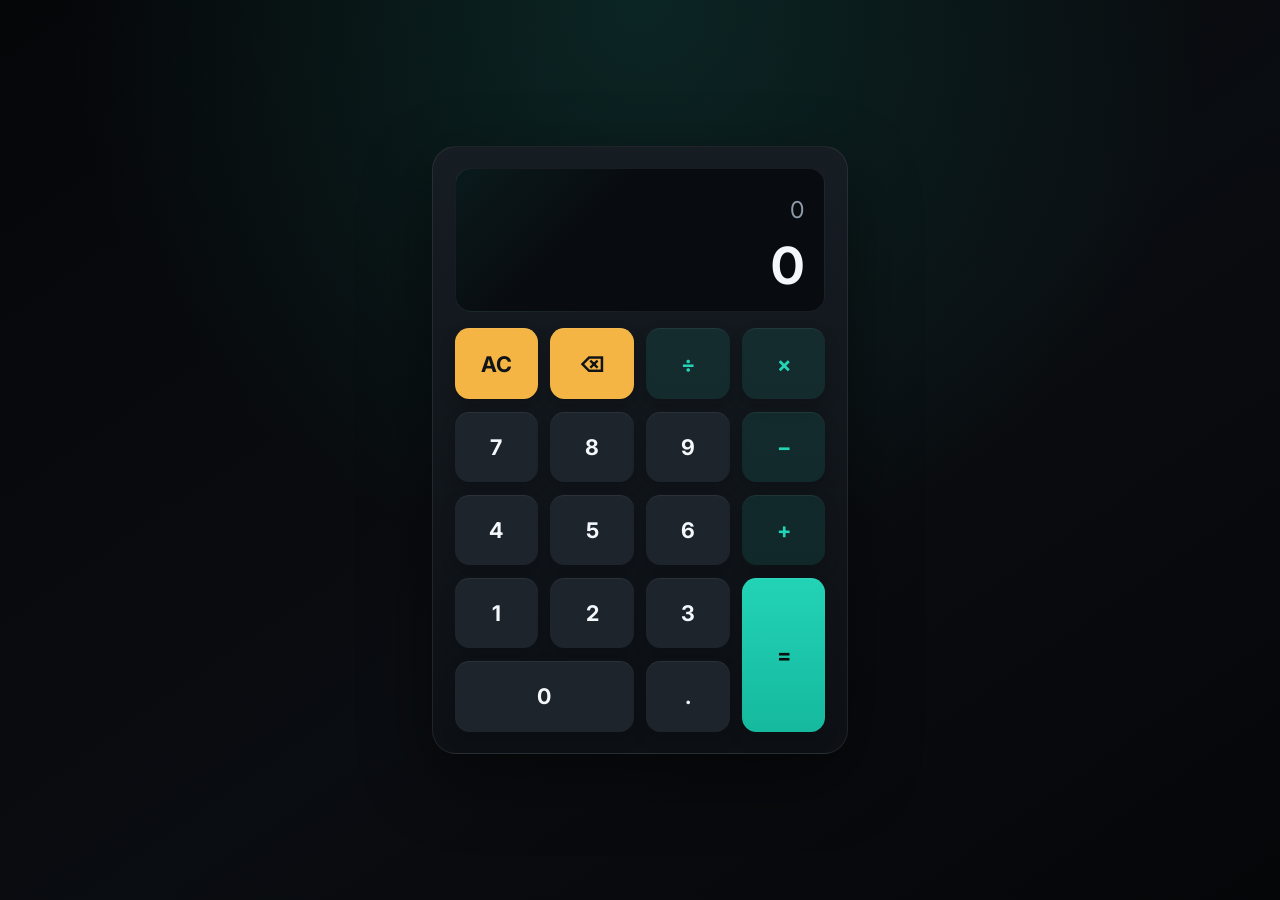
<file: CALCULATOR (4)/codealpha_CALCULATOR/index.html>
<!DOCTYPE html>
<html lang="en">
<head>
  <meta charset="UTF-8">
  <meta name="viewport" content="width=device-width, initial-scale=1.0">
  <title>Dark Calculator</title>
  <link rel="preconnect" href="https://fonts.googleapis.com">
  <link rel="preconnect" href="https://fonts.gstatic.com" crossorigin>
  <link href="https://fonts.googleapis.com/css2?family=Inter:wght@400;500;600;700&display=swap" rel="stylesheet">
  <link rel="stylesheet" href="styles.css">
</head>
<body>
  <main class="calculator-shell" aria-label="Calculator">
    <section class="calculator" aria-label="Dark theme calculator">
      <div class="display" aria-live="polite">
        <div id="expression" class="expression" aria-label="Current expression">0</div>
        <div id="preview" class="preview" aria-label="Live result">0</div>
      </div>

      <div class="keypad">
        <button class="key key-muted" type="button" data-action="clear">AC</button>
        <button class="key key-muted" type="button" data-action="backspace" aria-label="Backspace">⌫</button>
        <button class="key key-operator" type="button" data-value="/">÷</button>
        <button class="key key-operator" type="button" data-value="*">×</button>

        <button class="key" type="button" data-value="7">7</button>
        <button class="key" type="button" data-value="8">8</button>
        <button class="key" type="button" data-value="9">9</button>
        <button class="key key-operator" type="button" data-value="-">−</button>

        <button class="key" type="button" data-value="4">4</button>
        <button class="key" type="button" data-value="5">5</button>
        <button class="key" type="button" data-value="6">6</button>
        <button class="key key-operator" type="button" data-value="+">+</button>

        <button class="key" type="button" data-value="1">1</button>
        <button class="key" type="button" data-value="2">2</button>
        <button class="key" type="button" data-value="3">3</button>
        <button class="key key-equals" type="button" data-action="equals">=</button>

        <button class="key key-zero" type="button" data-value="0">0</button>
        <button class="key" type="button" data-value=".">.</button>
      </div>
    </section>
  </main>

  <script src="script.js"></script>
</body>
</html>
</file>
<file: CALCULATOR (4)/codealpha_CALCULATOR/styles.css>
:root {
  --bg: #050608;
  --panel: #101418;
  --panel-strong: #171d23;
  --screen: #080b0f;
  --key: #1d242c;
  --key-hover: #27313b;
  --key-active: #303b47;
  --text: #f4f7fb;
  --muted: #8f9aa8;
  --accent: #23d3b6;
  --accent-strong: #15b99e;
  --amber: #f5b544;
  --danger: #ff6b6b;
  --shadow: 0 24px 70px rgba(0, 0, 0, 0.45);
}

* {
  box-sizing: border-box;
}

html {
  min-height: 100%;
}

body {
  min-height: 100vh;
  margin: 0;
  font-family: "Inter", system-ui, -apple-system, BlinkMacSystemFont, "Segoe UI", sans-serif;
  color: var(--text);
  background:
    radial-gradient(circle at 50% 0%, rgba(35, 211, 182, 0.14), transparent 36rem),
    linear-gradient(145deg, #050608 0%, #0a0d11 55%, #050608 100%);
}

button {
  font: inherit;
}

.calculator-shell {
  min-height: 100vh;
  display: grid;
  place-items: center;
  padding: clamp(1rem, 4vw, 3rem);
}

.calculator {
  width: min(100%, 26rem);
  padding: clamp(1rem, 3.6vw, 1.35rem);
  border: 1px solid rgba(255, 255, 255, 0.08);
  border-radius: 1.5rem;
  background: linear-gradient(180deg, rgba(23, 29, 35, 0.96), rgba(13, 17, 22, 0.98));
  box-shadow: var(--shadow);
}

.display {
  min-height: 9rem;
  display: grid;
  align-content: end;
  gap: 0.75rem;
  margin-bottom: 1rem;
  padding: clamp(1rem, 4vw, 1.25rem);
  overflow: hidden;
  border-radius: 1rem;
  background:
    linear-gradient(135deg, rgba(35, 211, 182, 0.08), transparent 38%),
    var(--screen);
  border: 1px solid rgba(255, 255, 255, 0.07);
}

.expression,
.preview {
  width: 100%;
  text-align: right;
  white-space: nowrap;
  overflow: hidden;
  text-overflow: ellipsis;
}

.expression {
  min-height: 2rem;
  color: var(--muted);
  font-size: clamp(1.1rem, 4.5vw, 1.45rem);
  line-height: 1.25;
}

.preview {
  min-height: 3rem;
  color: var(--text);
  font-size: clamp(2rem, 9vw, 3.2rem);
  font-weight: 700;
  line-height: 1;
}

.keypad {
  display: grid;
  grid-template-columns: repeat(4, minmax(0, 1fr));
  gap: clamp(0.6rem, 2vw, 0.8rem);
}

.key {
  min-width: 0;
  min-height: clamp(3.5rem, 13vw, 4.4rem);
  border: 0;
  border-radius: 0.9rem;
  color: var(--text);
  background: var(--key);
  box-shadow: inset 0 1px 0 rgba(255, 255, 255, 0.06), 0 0.45rem 1rem rgba(0, 0, 0, 0.2);
  cursor: pointer;
  font-size: clamp(1.1rem, 4vw, 1.35rem);
  font-weight: 700;
  transition: transform 140ms ease, background-color 140ms ease, box-shadow 140ms ease, color 140ms ease;
  -webkit-tap-highlight-color: transparent;
}

.key:hover {
  background: var(--key-hover);
  transform: translateY(-1px);
}

.key:active,
.key.is-pressed {
  background: var(--key-active);
  transform: translateY(1px) scale(0.98);
  box-shadow: inset 0 1px 0 rgba(255, 255, 255, 0.04), 0 0.22rem 0.5rem rgba(0, 0, 0, 0.22);
}

.key:focus-visible {
  outline: 3px solid rgba(35, 211, 182, 0.42);
  outline-offset: 3px;
}

.key-muted {
  color: #101418;
  background: var(--amber);
}

.key-muted:hover {
  background: #ffc45f;
}

.key-operator {
  color: var(--accent);
  background: rgba(35, 211, 182, 0.1);
}

.key-operator:hover {
  background: rgba(35, 211, 182, 0.17);
}

.key-equals {
  grid-row: span 2;
  color: #06100e;
  background: linear-gradient(180deg, var(--accent), var(--accent-strong));
}

.key-equals:hover {
  background: linear-gradient(180deg, #3fe1c9, var(--accent));
}

.key-zero {
  grid-column: span 2;
}

@media (max-width: 360px) {
  .calculator-shell {
    padding: 0.75rem;
  }

  .calculator {
    border-radius: 1.15rem;
  }

  .key {
    border-radius: 0.75rem;
  }
}
</file>
